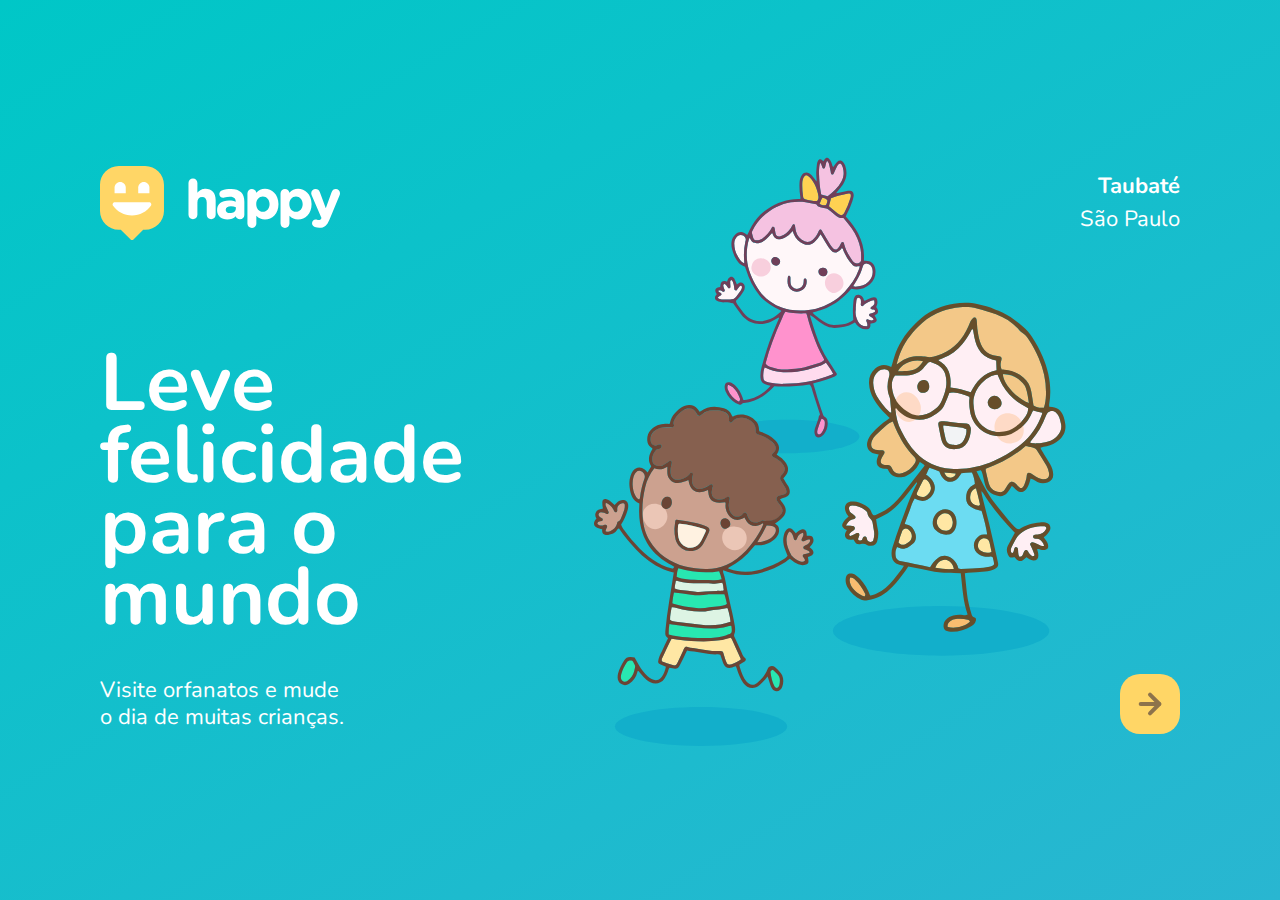
<file: index.html>
<!DOCTYPE html>
<html lang="pt-br">
  <head>
    <meta charset="UTF-8" />
    <meta name="viewport" content="width=device-width, initial-scale=1.0" />
    <title>Happy</title>
    <link rel="icon" href="public/images/logo-icon.png" />
    <link rel="stylesheet" href="./public/css/main.css" />
    <link rel="stylesheet" href="./public/css/page-landing.css" />
    <link rel="stylesheet" href="./public/css/animations.css" />
    <link href="https://fonts.googleapis.com/css2?family=Nunito:wght@400;600;800&display=swap" rel="stylesheet">
  </head>

  <body>
    <div id="page-landing">
      <div id="container">
        <header>
          <img
            class="animate-up"
            id="logo"
            src="./public/images/logo.svg"
            alt="Logomarca de Happy"
          />
          <div class="location animate-up">
            <strong>Taubaté</strong>
            <p>São Paulo</p>
          </div>
        </header>
        <main>
          <div>
            <h1 class="animate-up">Leve felicidade para o mundo</h1>
            <section class="visit">
              <p class="animate-up">
                Visite orfanatos e mude o dia de muitas crianças.
              </p>
              <a href="./orphanages.html" title="Visite orfanatos" class="animate-up">
                <img src="./public/images/arrow.svg" alt="Ir para o mapa" />
              </a>
            </section>
          </div>
        </main>
      </div>
    </div>
  </body>
</html>
</file>
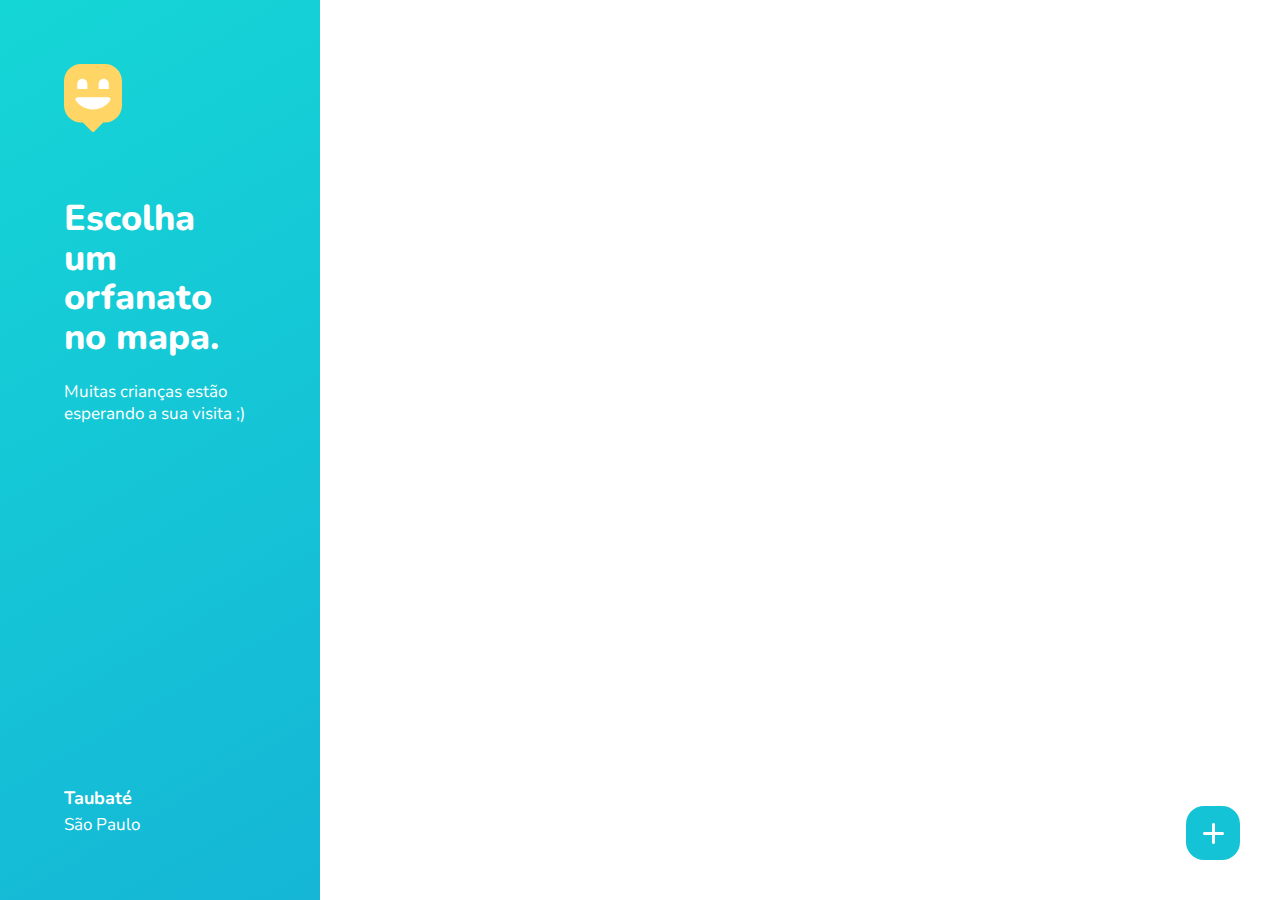
<file: orphanages.html>
<!DOCTYPE html>
<html lang="pt-br">
  <head>
    <meta charset="UTF-8" />
    <meta name="viewport" content="width=device-width, initial-scale=1.0" />
    <title>Happy | Orfanatos</title>
    <link rel="icon" href="public/images/logo-icon.png" />

    <link rel="stylesheet" href="./public/css/main.css" />
    <link rel="stylesheet" href="./public/css/page-orphanages.css" />
    <link rel="stylesheet" href="./public/css/animations.css" />

    <link href="https://fonts.googleapis.com/css2?family=Nunito:wght@400;600;800&display=swap" rel="stylesheet">
  </head>

  <body>
    <div id="page-orphanages">
      <aside class="animate-right">
        <header>
          <img src="./public/images/map-marker.svg" alt="Happy">
          <h2>Escolha um orfanato no mapa.</h2>
          <p>Muitas crianças estão esperando a sua visita ;)</p>
        </header>
        <footer>
          <strong>Taubaté</strong>
          <p>São Paulo</p>
        </footer>
      </aside>
      <div id="mapid"></div>
      <a href="#" class="create-orphannages" title="Cadastre um orfanato">
        <img src="./public/images/plus.svg" alt="Cadastrar orfanato">
      </a>
    </div>
  </body>
</html>
</file>
<file: public/css/main.css>
* {
  margin: 0;
  padding: 0;
  box-sizing: border-box;
}

body {
  height: 100vh;
  color: #ffffff;
}

:root {
  font-size: 62.5%;
}

body,
input,
button,
textarea {
  font-weight: 400;
  font-size: 1.8rem;
  line-height: 1;
  font-family: "Nunito", sans-serif;
}
</file>
<file: public/css/page-landing.css>
#page-landing {
  background: linear-gradient(329.54deg, #29b6d1 0%, #00c7c7 100%);
  text-align: center;
  min-height: 100vh;

  display: flex;
}

#container {
  margin: auto;
  width: min(90%, 112rem);
}

.location,
h1,
.visit p {
  height: 16vh;
}

.visit a {
  width: 6rem;
  height: 6rem;
  background: #ffd666;

  border: none;
  border-radius: 2rem;

  display: flex;
  align-items: center;
  justify-content: center;

  margin: auto;

  transition: background 200ms;
  animation-delay: 250ms;
}

.visit a:hover {
  background: #96feff;
}
/*delay de animações*/

#logo {
  animation-delay: 50ms;
}

#location {
  animation-delay: 100ms;
}

main h1 {
  animation-delay: 150ms;
}

.visit p {
  animation-delay: 200ms;
}

@media (min-width: 760px) {
  #container {
    padding: 4rem 2rem;
    background: url(../images/bg.svg) no-repeat 80% / clamp(28rem, 38vw, 50rem);
  }

  header {
    display: flex;
    align-items: center;
    justify-content: space-between;
  }
  .location,
  h1,
  .visit p {
    height: initial;
    text-align: initial;
  }

  .location {
    font-size: 2.2rem;
    line-height: 1.5;
    text-align: right;
  }
  main h1 {
    font-size: clamp(3rem, 7vw, 8.1rem);
    font-weight: bold;
    line-height: 0.88;

    margin: clamp(10%, 9vh, 12%) 0 4rem;
    width: min(300px, 80%);
  }

  .visit {
    display: flex;
    align-items: center;
    justify-content: space-between;
  }

  .visit p {
    font-size: 2.2rem;
    line-height: 1.2;
    width: clamp(20rem, 20vw, 30rem);
  }
  .visit a {
    margin: initial;
  }
}
</file>
<file: public/css/animations.css>
/*animações*/

@keyframes up {
  from {
    opacity: 0;
    transform: translateY(16px);
  }

  to {
    opacity: 1;
    transform: translateY(0);
  }
}

@keyframes right{
  from {
    transform: translateX(-100%)
  }
  to{
    transform: translateX(0)
  }
}

.animate-up {
  animation-name: up;
  animation-duration: 300ms;
  animation-fill-mode: backwards;
}
.animate-right {
  animation-name: right;
  animation-duration: 300ms;
  animation-fill-mode: backwards;
}
</file>
<file: public/css/page-orphanages.css>
#page-orphanages{
    width: 100%;
    height: 100%;

    display:flex;
}

aside{
    width: clamp(24rem, 25vw, 44rem);
    background: linear-gradient(329.54deg, #15B6D6 0%, #15D6D6 100%);
    padding: clamp(3rem, 5vw, 8rem) ;

    display: flex;
    flex-direction: column;
    justify-content: space-between;
} 

aside h2{
    margin-top: 6.4rem;

    font: 800 clamp(2rem, 5vw, 3.6rem)/1.1 'Nunito', sans-serif;
}

aside p{
    margin-top: 2.4rem;
    font: 400 1.7rem/1.3 'Nunito', sans-serif;
}

aside footer p{
    margin-top: .7rem;
}

#mapid{
    width: 50%;
}

a.create-orphannages{
    position: absolute;
    right: 4rem;
    bottom: 4rem;

    width: 5.4rem;
    height: 5.4rem;
    background: #15C3D6;
    border:0;
    border-radius: 1.8rem;

    display: flex;
    justify-content: center;
    align-items: center;
    transition: background-color 200ms;
}
    
a.create-orphannages:hover{
    background: #17d6eb;
}
</file>
